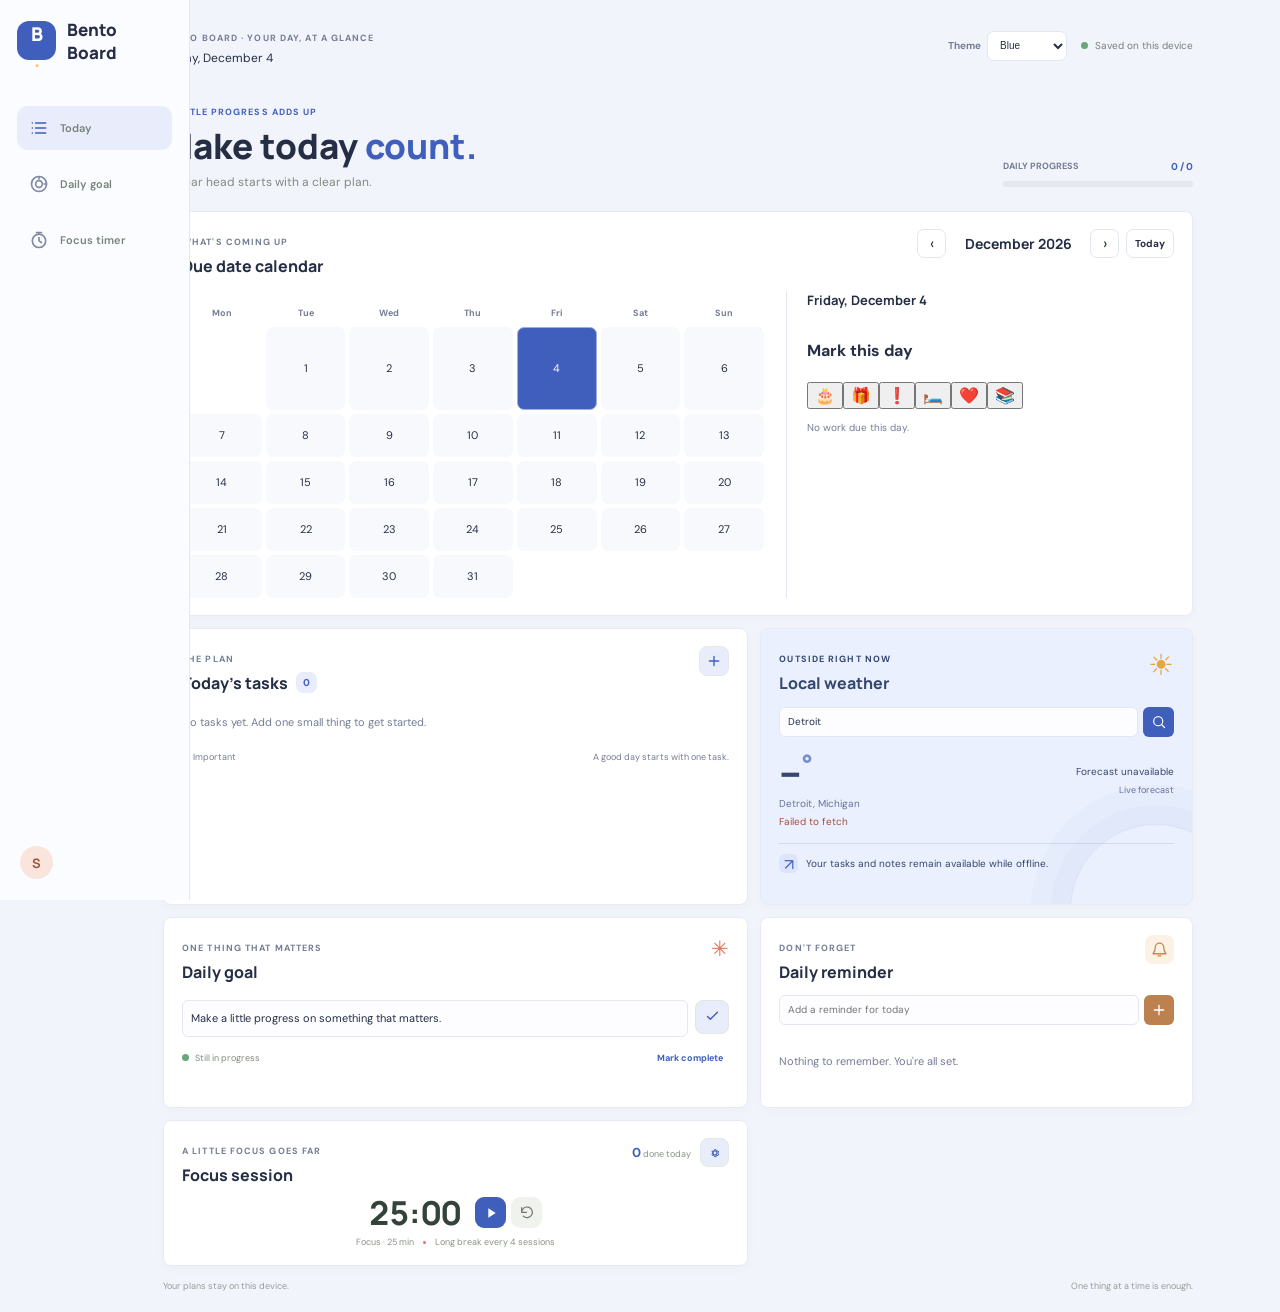
<file: index.html>
<!doctype html>
<html lang="en">
<head>
  <meta charset="utf-8">
  <meta name="viewport" content="width=device-width, initial-scale=1">
  <meta name="theme-color" content="#f2f4fb">
  <title>Bento Board — Your student dashboard</title>
  <link rel="preconnect" href="https://fonts.googleapis.com">
  <link rel="preconnect" href="https://fonts.gstatic.com" crossorigin>
  <link href="https://fonts.googleapis.com/css2?family=DM+Sans:wght@400;500;600;700&family=Manrope:wght@400;500;600;700;800&display=swap" rel="stylesheet">
  <style>
    :root{--paper:#f2f4fb;--ink:#252e45;--muted:#737d94;--green:#405fbd;--line:#e3e7f0;--leaf:#e9edfb;--coral:#e47158;--sun:#f2bd55;--blue:#e4edfc;--white:#fff;--font:"DM Sans","Segoe UI",sans-serif;--display:"Manrope","Segoe UI",sans-serif}
    *{box-sizing:border-box}html{min-width:320px;scroll-behavior:smooth}body{margin:0;background:var(--paper);color:var(--ink);font-family:var(--font);-webkit-font-smoothing:antialiased}button,input{font:inherit}button:focus-visible,input:focus-visible{outline:3px solid #88b29a;outline-offset:2px}.sr-only{position:absolute;width:1px;height:1px;padding:0;margin:-1px;overflow:hidden;clip:rect(0,0,0,0);white-space:nowrap;border:0}
    .sidebar{position:fixed;inset:0 auto 0 0;z-index:2;display:flex;width:76px;flex-direction:column;align-items:center;border-right:1px solid var(--line);background:#fbfcff;padding:21px 10px}.logo{display:grid;width:39px;height:39px;place-items:center;border-radius:12px;background:var(--green);color:#fff;text-decoration:none;font:800 19px var(--display)}.logo span{color:#f1c66d}.nav{display:grid;gap:12px;margin-top:46px}.nav a{display:grid;width:44px;height:44px;place-items:center;border-radius:11px;color:#818ba2;text-decoration:none}.nav a:hover,.nav a.active{background:var(--leaf);color:var(--green)}.nav svg{width:20px;height:20px}.avatar{display:grid;width:33px;height:33px;place-items:center;margin-top:auto;border-radius:50%;background:#f9e5dc;color:#a4513c;font:700 13px var(--display)}
    main{width:min(1030px,calc(100% - 130px));margin:0 auto 0 calc(76px + (100% - 76px - min(1030px,100% - 130px))/2);padding:25px 0 20px}.topline{display:flex;align-items:center;justify-content:space-between}.kicker{color:var(--muted);font-size:9px;font-weight:700;letter-spacing:1.1px}.date{margin:4px 0 0;color:#59655b;font-size:12px}.saved{display:flex;align-items:center;gap:7px;color:#758078;font-size:10px}.saved i{width:7px;height:7px;border-radius:50%;background:#67a77a}.hero{display:flex;align-items:flex-end;justify-content:space-between;gap:20px;margin:33px 0 21px}.hero .kicker{color:var(--green)}h1{margin:7px 0 0;font:800 35px/1.13 var(--display)}h1 span{color:var(--green)}.subhead{margin:7px 0 0;color:#818980;font-size:12px}.progress{width:190px;padding-bottom:3px}.progress-line{display:flex;justify-content:space-between;margin-bottom:8px;color:var(--muted);font-size:9px;font-weight:700}.progress-line strong{color:var(--green);font-size:10px}.track{height:6px;overflow:hidden;border-radius:9px;background:#e5eae2}.track span{display:block;width:0;height:100%;border-radius:inherit;background:var(--green);transition:width .2s}
    .grid{display:grid;grid-template-columns:minmax(0,1.15fr) minmax(270px,.85fr);gap:12px;align-items:stretch}.panel{min-width:0;border:1px solid #e7eae3;border-radius:8px;background:var(--white);padding:17px 18px;box-shadow:0 3px 12px #27372906;animation:rise .35s both}.panel:nth-child(2){animation-delay:35ms}.panel:nth-child(3){animation-delay:65ms}.panel:nth-child(4){animation-delay:95ms}.panel:nth-child(5){animation-delay:125ms}.panel:nth-child(6){animation-delay:155ms}@keyframes rise{from{opacity:0;transform:translateY(6px)}to{opacity:1;transform:translateY(0)}}.heading{display:flex;align-items:flex-start;justify-content:space-between;gap:9px}.heading h2,.recommend h2{display:flex;align-items:center;gap:8px;margin:5px 0 0;font:750 16px var(--display)}.count{display:grid;min-width:21px;height:21px;place-items:center;padding:0 5px;border-radius:7px;background:var(--leaf);color:var(--green);font:700 10px var(--font)}.icon-button{display:grid;width:30px;height:30px;place-items:center;border:1px solid #e2eae2;border-radius:8px;background:var(--leaf);color:var(--green);cursor:pointer}.icon-button svg{width:16px;height:16px}.tasks,.weather{min-height:277px}.form-row{display:grid;grid-template-columns:minmax(80px,1fr) 87px 91px auto auto;gap:5px;margin-top:12px}.form-row[hidden]{display:none}.form-row input,.form-row select,.weather-form input,.goal-form input,.reminder-form input{min-width:0;height:33px;border:1px solid var(--line);border-radius:6px;background:#fdfefb;padding:0 8px;color:var(--ink);font-size:10px}.form-row select{padding:0 4px}.submit,.cancel{height:32px;border:0;border-radius:6px;padding:0 9px;font-size:10px;font-weight:700;cursor:pointer}.submit{background:var(--green);color:white}.cancel{background:transparent;color:var(--muted)}.task-list{margin-top:10px}.task{display:flex;min-height:43px;align-items:center;gap:9px;border-bottom:1px solid #eff1ec}.check{display:grid;width:18px;height:18px;flex:0 0 18px;place-items:center;border:1.5px solid #ccd4ca;border-radius:5px;background:white;color:white;cursor:pointer}.check svg{display:none;width:12px;height:12px}.task.done .check{border-color:var(--green);background:var(--green)}.task.done .check svg{display:block}.task-title{overflow:hidden;flex:1;color:#424b43;font-size:11px;font-weight:600;text-overflow:ellipsis;white-space:nowrap}.task.done .task-title{color:#9ba29a;text-decoration:line-through}.task-meta{display:flex;align-items:center;gap:5px;color:#929b92;font-size:9px;white-space:nowrap}.important .task-meta{color:#bc705b}.dot{width:6px;height:6px;border-radius:50%;background:var(--coral)}.remove{display:grid;width:23px;height:23px;flex:0 0 23px;place-items:center;border:0;border-radius:6px;background:transparent;color:#929a92;opacity:0;cursor:pointer}.task:hover .remove,.remove:focus-visible{opacity:1}.remove:hover{background:#fbefeb;color:var(--coral)}.remove svg{width:14px;height:14px}.empty{margin:20px 0;color:#858e84;font-size:11px;line-height:1.6}.task-footer{display:flex;justify-content:space-between;gap:8px;margin-top:12px;color:#8c958c;font-size:9px}.task-footer span:first-child{display:flex;align-items:center;gap:5px;white-space:nowrap}
    .weather{position:relative;overflow:hidden;background:#eaf0fd}.weather:after{position:absolute;right:-50px;bottom:-92px;width:170px;height:170px;border:1px solid #506dc01c;border-radius:50%;box-shadow:0 0 0 19px #506dc009,0 0 0 39px #506dc008;content:"";pointer-events:none}.weather .kicker{color:#687ba9}.weather h2{color:#35476e}.weather-symbol{color:#e5a73f;font-size:29px}.weather-form{display:flex;gap:5px;margin-top:13px}.weather-form input{height:30px;flex:1;background:#ffffffba}.weather-form button,.reminder-form button{display:grid;width:31px;height:30px;place-items:center;border:0;border-radius:6px;background:var(--green);color:white;cursor:pointer}.weather-form button svg{width:16px;height:16px}.reading{display:flex;align-items:center;justify-content:space-between;gap:10px;margin-top:14px}.temperature{color:#2f3e67;font:750 42px/1 var(--display);font-variant-numeric:tabular-nums}.temperature span{color:#788dcc;font-size:24px;vertical-align:top}.place{display:block;margin-top:4px;color:#64739a;font-size:10px}.conditions{display:flex;flex-direction:column;gap:6px;color:#4d608e;font-size:10px;text-align:right}.units{color:#7b89ad;font-size:9px}.advice{position:relative;z-index:1;display:flex;align-items:flex-start;gap:8px;margin-top:15px;border-top:1px solid #a6b2d55e;padding-top:10px}.advice-mark{display:grid;width:19px;height:19px;flex:0 0 19px;place-items:center;border-radius:6px;background:#dce5fb;color:var(--green)}.advice p{margin:2px 0 0;color:#5b6b94;font-size:10px;line-height:1.5}.error{margin:5px 0 0;color:#a94e41;font-size:10px}
    .goal,.reminders{min-height:165px}.goal-symbol{color:var(--coral);font-size:21px}.goal-form{display:flex;gap:7px;margin-top:17px}.goal-form input{height:37px;flex:1;background:#fdfcf9;font-size:11px}.goal-form button{display:grid;width:34px;height:34px;flex:0 0 34px;place-items:center;border:1px solid #dfe9df;border-radius:8px;background:var(--leaf);color:var(--green);cursor:pointer}.goal-form svg{width:17px;height:17px}.goal-footer{display:flex;align-items:center;justify-content:space-between;gap:7px;margin-top:14px}.goal-status{display:flex;align-items:center;gap:6px;color:#808980;font-size:9px}.goal-status .dot{width:7px;height:7px;background:#67a77a}.goal-status.complete{color:var(--green)}.goal-status.complete .dot{background:var(--green)}.goal-toggle{border:0;background:transparent;color:var(--green);font-size:9px;font-weight:700;cursor:pointer}.goal-toggle:hover{text-decoration:underline}.bell{display:grid;width:29px;height:29px;place-items:center;border-radius:8px;background:#fcf1e5;color:#c88a42}.bell svg{width:17px;height:17px}.reminder-form{display:flex;gap:5px;margin-top:12px}.reminder-form input{height:30px;flex:1;background:#fdfcf9}.reminder-form button{width:30px;height:30px;flex:0 0 30px;background:#bd8150}.reminder-form button svg{width:16px;height:16px}.reminder-list{display:flex;max-height:63px;flex-direction:column;gap:6px;overflow-y:auto;margin:8px 0 0;padding:0;list-style:none}.reminder-item{display:flex;align-items:center;gap:6px;color:#51584f;font-size:10px}.reminder-item input{width:14px;height:14px;flex:0 0 14px;accent-color:var(--green);cursor:pointer}.reminder-item span{overflow:hidden;flex:1;text-overflow:ellipsis;white-space:nowrap}.reminder-item.checked span{color:#9ba39b;text-decoration:line-through}.reminder-remove{border:0;background:transparent;color:#929a92;opacity:0;cursor:pointer}.reminder-item:hover .reminder-remove,.reminder-remove:focus-visible{opacity:1}.recommend{display:flex;min-height:137px;align-items:flex-start;gap:12px;border-color:#f0e7d2;background:#fffbf2}.bulb{display:grid;width:35px;height:35px;flex:0 0 35px;place-items:center;border-radius:10px;background:#f9eac9;color:#ac792a}.bulb svg{width:19px;height:19px}.recommend .kicker{color:#a07b43}.recommend h2{font-size:14px}.recommend p{margin:9px 0 0;color:#716958;font-size:10px;line-height:1.55}.focus{min-height:137px}.focus-stat{color:#899287;font-size:9px}.focus-stat b{color:var(--green);font-size:13px}.timer-row{display:flex;align-items:center;justify-content:center;gap:14px;margin-top:10px}.timer{color:#34433a;font:750 33px/1 var(--display);font-variant-numeric:tabular-nums}.timer-controls{display:flex;gap:5px}.timer-controls button{display:grid;width:31px;height:31px;place-items:center;border:0;border-radius:9px;cursor:pointer}.timer-controls svg{width:16px;height:16px}.timer-start{background:var(--green);color:white}.timer-reset{background:#f0f3ed;color:#6b786e}.timer-caption{display:flex;align-items:center;justify-content:center;gap:9px;margin-top:7px;color:#899287;font-size:9px}.timer-caption i{width:3px;height:3px;border-radius:50%;background:var(--coral)}footer{display:flex;justify-content:space-between;gap:10px;margin-top:14px;color:#969e95;font-size:9px}
    @media(min-width:1200px){.sidebar{width:190px;align-items:stretch;padding-inline:17px}.logo{position:relative}.logo:after{position:absolute;left:50px;color:var(--ink);content:"daybook";font:800 17px var(--display)}.nav a{display:flex;width:100%;gap:11px;padding:0 12px}.nav a:after{color:#77837a;font-size:11px;font-weight:600}.nav a:nth-child(1):after{content:"Today"}.nav a:nth-child(2):after{content:"Daily goal"}.nav a:nth-child(3):after{content:"Focus timer"}.avatar{margin-left:3px}.main-content{width:min(930px,calc(100% - 240px));margin-left:max(215px,calc(190px + (100% - 190px - 930px)/2))}}
    @media(max-width:700px){.sidebar{width:56px;padding-inline:6px}.logo{width:35px;height:35px}.nav a{width:40px;height:42px}.main-content{width:calc(100% - 76px);margin-left:65px;padding-top:17px}.hero{align-items:flex-start;flex-direction:column;margin-top:26px}.hero h1{font-size:30px}.progress{width:min(100%,280px)}.grid{grid-template-columns:minmax(0,1fr);gap:10px}.panel{padding:15px}.form-row{grid-template-columns:minmax(70px,1fr) 80px}.form-row select{grid-column:1}.form-row .submit{grid-column:2;grid-row:2}.form-row .cancel{grid-column:1/-1;grid-row:3;justify-self:center;height:26px}.tasks,.weather{min-height:0}.goal,.reminders{min-height:150px}.saved{font-size:9px}}
    @media(prefers-reduced-motion:reduce){*,*:before,*:after{scroll-behavior:auto!important;animation-duration:.01ms!important;transition-duration:.01ms!important}}
    .recommend-panel{display:flex;min-height:137px;align-items:flex-start;gap:12px;border-color:#f0e7d2;background:#fffbf2}.recommend-copy{min-width:0}.recommend-copy .kicker{color:#a07b43}.recommend-copy h2{font-size:14px}.recommend-copy p{margin:9px 0 0;color:#716958;font-size:10px;line-height:1.55}
    @media(min-width:1200px){.logo:after{content:"Bento Board"}}
    .focus{position:relative}.focus-head-tools{display:flex;align-items:center;gap:9px}.settings-popover{position:relative;z-index:3}.settings-popover summary{display:grid;width:29px;height:29px;place-items:center;border:1px solid #e2eae2;border-radius:8px;background:var(--leaf);color:var(--green);cursor:pointer;list-style:none}.settings-popover summary::-webkit-details-marker{display:none}.settings-popover summary svg{width:16px;height:16px}.timer-settings-form{position:absolute;top:35px;right:0;display:grid;width:220px;grid-template-columns:1fr 64px;gap:9px;border:1px solid var(--line);border-radius:8px;background:#fff;padding:12px;box-shadow:0 8px 24px #252e4521}.timer-settings-form label{display:grid;gap:5px;color:#66728c;font-size:9px;font-weight:650}.timer-settings-form label.wide,.timer-settings-form .submit{grid-column:1/-1}.timer-settings-form input{width:100%;height:31px;border:1px solid var(--line);border-radius:6px;background:#fbfcff;padding:0 7px;color:var(--ink);font-size:11px}.timer-settings-form .submit{height:30px}
    .recommend-panel[hidden]{display:none}
    .calendar-panel{grid-column:1/-1}.calendar-layout{display:grid;grid-template-columns:minmax(0,1.2fr) minmax(220px,.8fr);gap:22px;margin-top:14px}.calendar-toolbar{display:flex;align-items:center;gap:7px}.calendar-toolbar strong{min-width:130px;text-align:center;font:700 14px var(--display)}.calendar-toolbar button{display:grid;width:29px;height:29px;place-items:center;border:1px solid var(--line);border-radius:7px;background:#fff;color:var(--ink);cursor:pointer}.calendar-toolbar .calendar-today{width:auto;padding:0 8px;font-size:10px;font-weight:700}.calendar-grid{display:grid;grid-template-columns:repeat(7,minmax(0,1fr));gap:4px;margin-top:12px}.calendar-weekday{padding:4px 0;color:var(--muted);font-size:9px;font-weight:700;text-align:center}.calendar-day{position:relative;display:flex;min-height:43px;align-items:center;justify-content:center;border:1px solid transparent;border-radius:7px;background:#f8f9fc;color:var(--ink);font-size:11px;cursor:pointer}.calendar-day:hover{border-color:#bbc6e7}.calendar-day.is-today{border-color:#9daee1}.calendar-day.is-selected{background:var(--green);color:#fff}.calendar-day.has-due:after{position:absolute;bottom:5px;width:5px;height:5px;border-radius:50%;background:var(--coral);content:""}.calendar-day.is-selected.has-due:after{background:#fff}.calendar-day.empty{visibility:hidden}.calendar-agenda{border-left:1px solid var(--line);padding-left:20px}.calendar-agenda h3{margin:0;font:700 13px var(--display)}.calendar-agenda-list{display:grid;gap:8px;margin-top:10px}.calendar-agenda-task{display:grid;grid-template-columns:16px minmax(0,1fr);gap:8px;align-items:start;font-size:11px}.calendar-agenda-task input{width:14px;height:14px;margin:1px 0 0;accent-color:var(--green);cursor:pointer}.calendar-agenda-task span{overflow-wrap:anywhere}.calendar-agenda-task small{display:block;margin-top:3px;color:var(--muted);font-size:9px}.calendar-empty{margin:11px 0 0;color:var(--muted);font-size:10px;line-height:1.5}.form-row{grid-template-columns:minmax(80px,1fr) 83px 112px 91px auto auto}
    @media(max-width:700px){.calendar-layout{grid-template-columns:1fr;gap:15px}.calendar-agenda{border-top:1px solid var(--line);border-left:0;padding:13px 0 0}.calendar-day{min-height:38px}.calendar-panel>.heading{flex-direction:column;align-items:stretch}.calendar-toolbar{width:100%;justify-content:space-between}.calendar-toolbar strong{min-width:0;flex:1;font-size:12px}.form-row{grid-template-columns:minmax(70px,1fr) 80px}.form-row #task-date{grid-column:1/-1;grid-row:2}.form-row select{grid-column:1;grid-row:3}.form-row .submit{grid-column:2;grid-row:3}.form-row .cancel{grid-column:1/-1;grid-row:4}}
    .topline-actions{display:flex;align-items:center;gap:14px}.theme-picker{display:flex;align-items:center;gap:6px;color:var(--muted);font-size:10px;font-weight:700}.theme-picker select{height:30px;border:1px solid var(--line);border-radius:7px;background:var(--white);padding:0 8px;color:var(--ink);font-size:10px;cursor:pointer}
    body[data-theme="blue"]{--paper:#f2f4fb;--ink:#252e45;--muted:#737d94;--green:#405fbd;--line:#e3e7f0;--leaf:#e9edfb;--coral:#e47158;--sun:#f2bd55;--blue:#e4edfc;--white:#fff;--sidebar:#fbfcff;--panel-border:#e7eaf3;--field:#fdfdff;--weather:#eaf0fd;--weather-ink:#35476e;--weather-muted:#64739a;--weather-soft:#dce5fb;--calendar-day:#f8f9fc;--callout:#fffbf2;--callout-border:#f0e7d2}
    body[data-theme="sage"]{--paper:#f2f7ef;--ink:#28392e;--muted:#718071;--green:#46745b;--line:#dfe9db;--leaf:#e5f0e2;--coral:#d5795d;--sun:#e8bd61;--blue:#e9f0e7;--white:#fff;--sidebar:#f9fcf7;--panel-border:#e1eadd;--field:#fcfefb;--weather:#e9f2e6;--weather-ink:#385845;--weather-muted:#637d68;--weather-soft:#dcebd8;--calendar-day:#f6faf4;--callout:#fbf7eb;--callout-border:#eee2c9}
    body[data-theme="lavender"]{--paper:#f5f1fa;--ink:#332d43;--muted:#827894;--green:#7655a6;--line:#e8e0f0;--leaf:#eee7f6;--coral:#cf6c78;--sun:#edbd69;--blue:#eee9f8;--white:#fff;--sidebar:#fcfaff;--panel-border:#e9e2f0;--field:#fefcff;--weather:#efe9f8;--weather-ink:#4e3f69;--weather-muted:#77668e;--weather-soft:#e5daf2;--calendar-day:#faf8fc;--callout:#fbf5ee;--callout-border:#f0e5d8}
    body[data-theme="sunset"]{--paper:#fbf3ec;--ink:#44322a;--muted:#8b7669;--green:#b46743;--line:#efdfd2;--leaf:#f7e8dc;--coral:#c85e53;--sun:#e9b34e;--blue:#f8e9dd;--white:#fff;--sidebar:#fffaf6;--panel-border:#f0e2d8;--field:#fffdfa;--weather:#f8e9dc;--weather-ink:#684734;--weather-muted:#8b6a51;--weather-soft:#f1dcc8;--calendar-day:#fdf8f3;--callout:#fbf4e8;--callout-border:#efdfc5}
    body[data-theme] .sidebar{background:var(--sidebar)}
    body[data-theme] .panel{border-color:var(--panel-border)}
    body[data-theme] .form-row input,body[data-theme] .form-row select,body[data-theme] .weather-form input,body[data-theme] .goal-form input,body[data-theme] .reminder-form input,body[data-theme] .timer-settings-form input{background:var(--field);color:var(--ink)}
    body[data-theme] .date,body[data-theme] .task-title{color:var(--ink)}
    body[data-theme] .task.done .task-title,body[data-theme] .task-meta,body[data-theme] .task-footer,body[data-theme] .empty{color:var(--muted)}
    body[data-theme] .track{background:var(--line)}
    body[data-theme] .weather{background:var(--weather)}
    body[data-theme] .weather .kicker,body[data-theme] .weather h2,body[data-theme] .temperature,body[data-theme] .place,body[data-theme] .conditions,body[data-theme] .advice p{color:var(--weather-ink)}
    body[data-theme] .place,body[data-theme] .units{color:var(--weather-muted)}
    body[data-theme] .advice-mark{background:var(--weather-soft)}
    body[data-theme] .calendar-toolbar button{background:var(--white);color:var(--ink)}
    body[data-theme] .calendar-day{background:var(--calendar-day)}
    body[data-theme] .calendar-day.is-selected{background:var(--green);color:#fff}
    body[data-theme] .recommend-panel{border-color:var(--callout-border);background:var(--callout)}
    body[data-theme] .timer-settings-form{background:var(--white)}
    @media(max-width:700px){.topline{flex-wrap:wrap;gap:8px}.topline-actions{gap:8px}.theme-picker span{position:absolute;width:1px;height:1px;overflow:hidden;clip:rect(0,0,0,0)}}
  </style>
    </style>
    <style>
      .game-reward[hidden],.game-play-area[hidden]{display:none}.game-reward{margin-top:12px;border-color:#e2e7f0;background:#fff}.game-reward .heading{align-items:center}.game-reward h2{margin-top:4px}.game-reward-copy{margin:6px 0 0;color:var(--muted);font-size:10px;line-height:1.5}.game-reward-count{color:var(--green);font-size:10px;font-weight:700}.game-reward-start,.game-close{min-height:32px;border:0;border-radius:6px;padding:0 11px;font-size:10px;font-weight:700;cursor:pointer}.game-reward-start{margin-top:12px;background:var(--green);color:white}.game-close{background:#f0f3f8;color:#59647a}.game-play-area{margin-top:14px}.game-hud{display:grid;grid-template-columns:repeat(4,minmax(0,1fr));gap:7px;margin-bottom:9px}.game-stat{border:1px solid var(--line);border-radius:6px;padding:7px 9px}.game-stat span{display:block;color:var(--muted);font-size:8px;font-weight:700;text-transform:uppercase}.game-stat strong{display:block;margin-top:3px;font:700 15px var(--display);font-variant-numeric:tabular-nums}.game-canvas{display:block;width:100%;height:auto;aspect-ratio:700/360;border:1px solid #dbe2ef;border-radius:7px;background:#101d33;touch-action:none}.game-play-footer{display:flex;align-items:center;justify-content:space-between;gap:10px;margin-top:9px}.game-status{margin:0;color:var(--muted);font-size:9px;line-height:1.4}.game-help{margin:8px 0 0;color:var(--muted);font-size:9px;line-height:1.45}
      @media(max-width:700px){.game-hud{grid-template-columns:repeat(2,minmax(0,1fr))}.game-play-footer{align-items:flex-start}}
    </style>
</head>
<body>
  <aside class="sidebar" aria-label="Dashboard navigation">
    <a class="logo" href="#top" aria-label="Bento Board home">B<span>.</span></a>
    <nav class="nav" aria-label="Sections">
      <a class="active" href="#tasks" aria-label="Today's tasks" title="Today's tasks"><svg viewBox="0 0 24 24" fill="none"><path d="M8 6h12M8 12h12M8 18h12M4 6h.01M4 12h.01M4 18h.01" stroke="currentColor" stroke-width="2" stroke-linecap="round"/></svg></a>
      <a href="#goal" aria-label="Daily goal" title="Daily goal"><svg viewBox="0 0 24 24" fill="none"><circle cx="12" cy="12" r="9" stroke="currentColor" stroke-width="2"/><circle cx="12" cy="12" r="4" stroke="currentColor" stroke-width="2"/><path d="M12 3v3m9 6h-3" stroke="currentColor" stroke-width="2" stroke-linecap="round"/></svg></a>
      <a href="#focus" aria-label="Focus timer" title="Focus timer"><svg viewBox="0 0 24 24" fill="none"><circle cx="12" cy="13" r="8" stroke="currentColor" stroke-width="2"/><path d="M12 9v4l3 2M9 3h6m-3 0v2" stroke="currentColor" stroke-width="2" stroke-linecap="round" stroke-linejoin="round"/></svg></a>
    </nav>
    <span class="avatar" aria-label="Student dashboard">S</span>
  </aside>

  <main id="top">
    <header class="topline"><div><span class="kicker">BENTO BOARD · YOUR DAY, AT A GLANCE</span><p class="date" id="date"></p></div><div class="topline-actions"><label class="theme-picker" for="theme-select"><span>Theme</span><select id="theme-select" aria-label="Choose a color theme"><option value="blue">Blue</option><option value="sage">Sage</option><option value="lavender">Lavender</option><option value="sunset">Sunset</option></select></label><span class="saved"><i></i>Saved on this device</span></div></header>
    <section class="hero"><div><span class="kicker">A LITTLE PROGRESS ADDS UP</span><h1>Make today <span>count.</span></h1><p class="subhead">A clear head starts with a clear plan.</p></div><div class="progress"><div class="progress-line"><span>DAILY PROGRESS</span><strong id="progress-count">0 / 0</strong></div><div class="track" role="progressbar" aria-label="Today's completed tasks" aria-valuemin="0" aria-valuenow="0" aria-valuemax="0"><span id="progress-fill"></span></div></div></section>

    <section class="grid" aria-label="Your daily dashboard">
      <article class="panel calendar-panel" aria-labelledby="calendar-title"><div class="heading"><div><span class="kicker">WHAT'S COMING UP</span><h2 id="calendar-title">Due date calendar</h2></div><div class="calendar-toolbar"><button id="calendar-prev" type="button" aria-label="Previous month" title="Previous month">‹</button><strong id="calendar-month"></strong><button id="calendar-next" type="button" aria-label="Next month" title="Next month">›</button><button class="calendar-today" id="calendar-today" type="button">Today</button></div></div><div class="calendar-layout"><div class="calendar-grid" id="calendar-grid" role="grid" aria-label="Monthly task calendar"></div><section class="calendar-agenda" aria-live="polite"><h3 id="calendar-agenda-title"></h3><div class="calendar-agenda-list" id="calendar-agenda-list"></div><p class="calendar-empty" id="calendar-empty" hidden>No work due this day.</p></section></div></article>
      <article class="panel tasks" id="tasks"><div class="heading"><div><span class="kicker">THE PLAN</span><h2>Today's tasks <span class="count" id="task-count">0</span></h2></div><button class="icon-button" id="open-task" type="button" aria-label="Add a task" title="Add a task"><svg viewBox="0 0 24 24" fill="none"><path d="M12 5v14M5 12h14" stroke="currentColor" stroke-width="2" stroke-linecap="round"/></svg></button></div>
        <form class="form-row" id="task-form" hidden><label class="sr-only" for="task-input">Task name</label><input id="task-input" maxlength="100" placeholder="What needs doing?" required><label class="sr-only" for="task-time">Due time</label><input id="task-time" type="time" aria-label="Due time"><label class="sr-only" for="task-date">Due date</label><input id="task-date" type="date" aria-label="Due date" required><label class="sr-only" for="task-priority">Priority</label><select id="task-priority" aria-label="Priority"><option value="normal">Normal</option><option value="high">Important</option></select><button class="submit" type="submit">Add</button><button class="cancel" id="close-task" type="button">Cancel</button></form>
        <div class="task-list" id="task-list" aria-live="polite"></div><p class="empty" id="task-empty" hidden>No tasks yet. Add one small thing to get started.</p><div class="task-footer"><span><i class="dot"></i>Important</span><span id="task-note">A good day starts with one task.</span></div>
      </article>

      <article class="panel weather" aria-labelledby="weather-title"><div class="heading"><div><span class="kicker">OUTSIDE RIGHT NOW</span><h2 id="weather-title">Local weather</h2></div><span class="weather-symbol" id="weather-symbol" aria-hidden="true">☀</span></div><form class="weather-form" id="weather-form"><label class="sr-only" for="location-input">Choose a city for the weather</label><input id="location-input" type="search" maxlength="80" placeholder="Enter a city" autocomplete="off" required><button type="submit" aria-label="Get weather for this city" title="Get weather"><svg viewBox="0 0 24 24" fill="none"><circle cx="10.8" cy="10.8" r="6.8" stroke="currentColor" stroke-width="1.8"/><path d="m16 16 4.3 4.3" stroke="currentColor" stroke-width="1.8" stroke-linecap="round"/></svg></button></form><div class="reading"><div><span class="temperature" id="temperature">--<span>°</span></span><span class="place" id="weather-place">Detroit, Michigan</span></div><div class="conditions"><span id="weather-description">Today's temperature</span><span class="units" id="weather-units">Live forecast</span></div></div><p class="error" id="weather-error" role="status" hidden></p><div class="advice"><span class="advice-mark" aria-hidden="true">↗</span><p id="weather-advice">Getting today's forecast...</p></div></article>

      <article class="panel goal" id="goal"><div class="heading"><div><span class="kicker">ONE THING THAT MATTERS</span><h2>Daily goal</h2></div><span class="goal-symbol" aria-hidden="true">✳</span></div><form class="goal-form" id="goal-form"><label class="sr-only" for="goal-input">Today's goal</label><input id="goal-input" maxlength="140" placeholder="What would make today feel good?" required><button type="submit" aria-label="Save daily goal" title="Save goal"><svg viewBox="0 0 24 24" fill="none"><path d="m5 12 4 4L19 6" stroke="currentColor" stroke-width="2" stroke-linecap="round" stroke-linejoin="round"/></svg></button></form><div class="goal-footer"><span class="goal-status" id="goal-status"><i class="dot"></i><span>Still in progress</span></span><button class="goal-toggle" id="goal-toggle" type="button">Mark complete</button></div></article>

      <article class="panel reminders"><div class="heading"><div><span class="kicker">DON'T FORGET</span><h2>Daily reminder</h2></div><span class="bell" aria-hidden="true"><svg viewBox="0 0 24 24" fill="none"><path d="M18 9a6 6 0 0 0-12 0c0 7-3 7-3 9h18c0-2-3-2-3-9ZM10 21h4" stroke="currentColor" stroke-width="1.8" stroke-linecap="round" stroke-linejoin="round"/></svg></span></div><form class="reminder-form" id="reminder-form"><label class="sr-only" for="reminder-input">Add a reminder</label><input id="reminder-input" maxlength="120" placeholder="Add a reminder for today"><button type="submit" aria-label="Add reminder"><svg viewBox="0 0 24 24" fill="none"><path d="M12 5v14M5 12h14" stroke="currentColor" stroke-width="2" stroke-linecap="round"/></svg></button></form><ul class="reminder-list" id="reminder-list" aria-live="polite"></ul><p class="empty" id="reminder-empty" hidden>Nothing to remember. You're all set.</p></article>

      <article class="panel recommend-panel" id="recommendation-panel" hidden><span class="bulb" aria-hidden="true"><svg viewBox="0 0 24 24" fill="none"><path d="M12 3a7 7 0 0 0-4 12.75c.7.5 1 1.2 1 2.25h6c0-1.05.3-1.75 1-2.25A7 7 0 0 0 12 3Zm-2 18h4m-3-3v3m2-3v3" stroke="currentColor" stroke-width="1.7" stroke-linecap="round" stroke-linejoin="round"/></svg></span><div class="recommend-copy"><span class="kicker">A THOUGHT FOR YOU</span><h2>Smart recommendation</h2><p id="recommendation"></p></div></article>

      <article class="panel focus" id="focus"><div class="heading"><div><span class="kicker">A LITTLE FOCUS GOES FAR</span><h2>Focus session</h2></div><div class="focus-head-tools"><span class="focus-stat"><b id="sessions">0</b> done today</span><details class="settings-popover"><summary aria-label="Focus timer settings" title="Focus timer settings"><svg viewBox="0 0 24 24" fill="none" aria-hidden="true"><circle cx="12" cy="12" r="3" stroke="currentColor" stroke-width="1.8"/><path d="m19.4 15 .1.1 1.1.9-1.1 1.9-1.3-.5a7.7 7.7 0 0 1-1.4.8l-.2 1.4h-2.2l-.3-1.4a7.7 7.7 0 0 1-1.4-.8l-1.3.5-1.1-1.9 1.1-.9a7 7 0 0 1 0-1.6l-1.1-.9 1.1-1.9 1.3.5a7.7 7.7 0 0 1 1.4-.8l.3-1.4h2.2l.2 1.4a7.7 7.7 0 0 1 1.4.8l1.3-.5 1.1 1.9-1.1.9a7 7 0 0 1-.1 1.5Z" transform="translate(-3 -2)" stroke="currentColor" stroke-width="1.5" stroke-linejoin="round"/></svg></summary><form class="timer-settings-form" id="timer-settings-form"><label>Focus minutes<input id="focus-minutes" type="number" min="1" max="180" required></label><label>Short break<input id="break-minutes" type="number" min="1" max="60" required></label><label>Long break minutes<input id="long-break-minutes" type="number" min="1" max="90" required></label><label class="wide">Long break every this many focus sessions<input id="long-break-every" type="number" min="2" max="12" required></label><button class="submit" type="submit">Save timer settings</button></form></details></div></div><div class="timer-row"><span class="timer" id="timer" aria-live="off">25:00</span><div class="timer-controls"><button class="timer-start" id="timer-toggle" type="button" aria-label="Start focus timer" title="Start"><svg id="timer-icon" viewBox="0 0 24 24" fill="currentColor"><path d="M8 5v14l11-7z"/></svg></button><button class="timer-reset" id="timer-reset" type="button" aria-label="Reset timer" title="Reset"><svg viewBox="0 0 24 24" fill="none"><path d="M4 11a8 8 0 1 1 2.34 5.66M4 4v7h7" stroke="currentColor" stroke-width="1.8" stroke-linecap="round" stroke-linejoin="round"/></svg></button></div></div><div class="timer-caption"><span id="timer-caption">Focus · 25 min</span><i></i><span id="break-caption">Short break · 5 min</span></div></article>
    </section>
      </section>
      <article class="panel game-reward" id="game-reward" aria-labelledby="game-title" hidden><div class="heading"><div><span class="kicker">EARNED BREAK</span><h2 id="game-title">Sky Catch</h2><p class="game-reward-copy" id="game-reward-copy">Finish a focus session to unlock a short game break.</p></div><span class="game-reward-count" id="game-reward-count"></span></div><button class="game-reward-start" id="game-reward-start" type="button" hidden>Play 45-second round</button><div class="game-play-area" id="game-play-area" hidden><div class="game-hud" aria-live="polite"><div class="game-stat"><span>Score</span><strong id="game-score">0</strong></div><div class="game-stat"><span>Best</span><strong id="game-best">0</strong></div><div class="game-stat"><span>Seconds</span><strong id="game-time">45</strong></div><div class="game-stat"><span>Lives</span><strong id="game-lives">3</strong></div></div><canvas class="game-canvas" id="game-canvas" width="700" height="360" aria-label="Sky Catch game area"></canvas><div class="game-play-footer"><p class="game-status" id="game-status" aria-live="polite">Catch stars and avoid meteors.</p><button class="game-close" id="game-close" type="button">Finish break</button></div><p class="game-help">Use A/D, arrow keys, or move your pointer to catch stars.</p></div></article>
      <footer><span>Your plans stay on this device.</span><span>One thing at a time is enough.</span></footer>
  </main>
  <div id="toast" role="status" aria-live="polite" style="position:fixed;right:18px;bottom:18px;z-index:5;border:1px solid #dce7dc;border-radius:7px;background:white;padding:10px 14px;color:#3f5947;font-size:12px;box-shadow:0 5px 20px #23342612;opacity:0;pointer-events:none;transition:opacity .18s"></div>

  <script src="calendar-icons.js"></script>
  <script>
    "use strict";
    const DB_NAME = "daybook-student-dashboard";
    const API_URL = "https://api.open-meteo.com/v1/forecast?latitude=42.33&longitude=-83.05&current=temperature_2m";
    const DEFAULT_LOCATION = { name: "Detroit", label: "Detroit, Michigan", latitude: 42.33, longitude: -83.05 };
    const TIMER_SETTINGS_KEY = "bento-board-timer-settings";
    const THEME_STORAGE_KEY = "bento-board-theme";
    const THEME_COLORS = { blue: "#f2f4fb", sage: "#f2f7ef", lavender: "#f5f1fa", sunset: "#fbf3ec" };
    const DEFAULT_TIMER_SETTINGS = { focusMinutes: 25, breakMinutes: 5, longBreakMinutes: 15, longBreakEvery: 4 };
    const today = new Date();
    const dateKey = [today.getFullYear(), String(today.getMonth() + 1).padStart(2, "0"), String(today.getDate()).padStart(2, "0")].join("-");
    const $ = (id) => document.getElementById(id);
    let db;
    let dayRecord;
    let tasks = [];
    let calendarTasks = [];
    let selectedCalendarDate = dateKey;
    let calendarMonth = new Date(today.getFullYear(), today.getMonth(), 1);
    let reminders = [];
    let timerSettings = loadTimerSettings();
    let timerMode = "focus";
    let secondsLeft = timerSettings.focusMinutes * 60;
    let ticker = null;
    let toastTimer;
    let selectedLocation = DEFAULT_LOCATION;
    let weatherRequestId = 0;
    let gameRewardOpen = false;

    function transaction(store, mode, action) {
      return new Promise((resolve, reject) => {
        const tx = db.transaction(store, mode);
        const request = action(tx.objectStore(store));
        tx.oncomplete = () => resolve(request?.result);
        tx.onerror = () => reject(tx.error);
        tx.onabort = () => reject(tx.error);
      });
    }
    const get = (store, key) => transaction(store, "readonly", (s) => s.get(key));
    const all = (store) => transaction(store, "readonly", (s) => s.getAll());
    const put = (store, record) => transaction(store, "readwrite", (s) => s.put(record));
    const remove = (store, key) => transaction(store, "readwrite", (s) => s.delete(key));
    function openDatabase() {
      return new Promise((resolve, reject) => {
        const request = indexedDB.open(DB_NAME, 1);
        request.onupgradeneeded = () => {
          const database = request.result;
          database.createObjectStore("tasks", { keyPath: "id" });
          database.createObjectStore("days", { keyPath: "date" });
          database.createObjectStore("reminders", { keyPath: "id" });
        };
        request.onsuccess = () => resolve(request.result);
        request.onerror = () => reject(request.error);
      });
    }
    function showToast(message) {
      const toast = $("toast");
      toast.textContent = message;
      toast.style.opacity = "1";
      clearTimeout(toastTimer);
      toastTimer = setTimeout(() => { toast.style.opacity = "0"; }, 2300);
    }
    function applyTheme(theme, save = false) {
      if (!Object.prototype.hasOwnProperty.call(THEME_COLORS, theme)) theme = "blue";
      document.body.dataset.theme = theme;
      $("theme-select").value = theme;
      document.querySelector('meta[name="theme-color"]').content = THEME_COLORS[theme];
      if (save) {
        try {
          localStorage.setItem(THEME_STORAGE_KEY, theme);
        } catch {
          showToast("Theme changed, but couldn't save it on this device.");
        }
      }
    }
    function loadTimerSettings() {
      try {
        const saved = JSON.parse(localStorage.getItem(TIMER_SETTINGS_KEY));
        const bounded = (value, fallback, min, max) => Number.isInteger(value) && value >= min && value <= max ? value : fallback;
        return {
          focusMinutes: bounded(saved?.focusMinutes, DEFAULT_TIMER_SETTINGS.focusMinutes, 1, 180),
          breakMinutes: bounded(saved?.breakMinutes, DEFAULT_TIMER_SETTINGS.breakMinutes, 1, 60),
          longBreakMinutes: bounded(saved?.longBreakMinutes, DEFAULT_TIMER_SETTINGS.longBreakMinutes, 1, 90),
          longBreakEvery: bounded(saved?.longBreakEvery, DEFAULT_TIMER_SETTINGS.longBreakEvery, 2, 12)
        };
      } catch {
        return { ...DEFAULT_TIMER_SETTINGS };
      }
    }
    function uid() { return crypto.randomUUID ? crypto.randomUUID() : `${Date.now()}-${Math.random().toString(36).slice(2)}`; }
    function toDateKey(date) {
      return [date.getFullYear(), String(date.getMonth() + 1).padStart(2, "0"), String(date.getDate()).padStart(2, "0")].join("-");
    }
    function formatTime(value) {
      if (!value) return "";
      const [hours, minutes] = value.split(":").map(Number);
      return new Date(2000, 0, 1, hours, minutes).toLocaleTimeString([], { hour: "numeric", minute: "2-digit" });
    }
    function renderDate() {
      $("date").textContent = new Intl.DateTimeFormat(undefined, { weekday: "long", month: "long", day: "numeric" }).format(new Date());
    }
    async function loadData() {
      dayRecord = await get("days", dateKey);
      if (!dayRecord) {
        dayRecord = { date: dateKey, goal: "Make a little progress on something that matters.", goalDone: false, sessions: 0, gameRewardsUsed: 0 };
        await put("days", dayRecord);
      }
      if (!Number.isInteger(dayRecord.gameRewardsUsed) || dayRecord.gameRewardsUsed < 0) {
        dayRecord.gameRewardsUsed = dayRecord.sessions || 0;
        await put("days", dayRecord);
      }
      const allTasks = await all("tasks");
      const storedTasks = allTasks.filter((task) => task.date === dateKey);
      const storedReminders = (await all("reminders")).filter((reminder) => reminder.date === dateKey);
      await Promise.all([
        ...storedTasks.filter((task) => task.done).map((task) => remove("tasks", task.id)),
        ...storedReminders.filter((reminder) => reminder.done).map((reminder) => remove("reminders", reminder.id))
      ]);
      calendarTasks = allTasks;
      tasks = storedTasks.filter((task) => !task.done);
      reminders = storedReminders.filter((reminder) => !reminder.done);
      renderAll();
    }
    function renderAll() { renderTasks(); renderCalendar(); renderGoal(); renderReminders(); renderSessions(); renderRecommendation(); renderGameReward(); }
    function renderCalendar() {
      const monthLabel = new Intl.DateTimeFormat(undefined, { month: "long", year: "numeric" }).format(calendarMonth);
      $("calendar-month").textContent = monthLabel;
      const grid = $("calendar-grid");
      grid.replaceChildren();
      for (const weekday of ["Mon", "Tue", "Wed", "Thu", "Fri", "Sat", "Sun"]) {
        const label = document.createElement("span");
        label.className = "calendar-weekday";
        label.setAttribute("role", "columnheader");
        label.textContent = weekday;
        grid.append(label);
      }
      const firstDay = new Date(calendarMonth.getFullYear(), calendarMonth.getMonth(), 1);
      const leadingDays = (firstDay.getDay() + 6) % 7;
      const daysInMonth = new Date(calendarMonth.getFullYear(), calendarMonth.getMonth() + 1, 0).getDate();
      for (let index = 0; index < leadingDays; index += 1) {
        const blank = document.createElement("span");
        blank.className = "calendar-day empty";
        blank.setAttribute("aria-hidden", "true");
        grid.append(blank);
      }
      for (let day = 1; day <= daysInMonth; day += 1) {
        const key = toDateKey(new Date(calendarMonth.getFullYear(), calendarMonth.getMonth(), day));
        const dueTasks = calendarTasks.filter((task) => task.date === key && !task.done);
        const button = document.createElement("button");
        button.type = "button";
        button.className = `calendar-day${key === dateKey ? " is-today" : ""}${key === selectedCalendarDate ? " is-selected" : ""}${dueTasks.length ? " has-due" : ""}`;
        const dayNumber = document.createElement("span");
        dayNumber.className = "calendar-day-number";
        dayNumber.textContent = String(day);
        button.append(dayNumber);
        button.setAttribute("role", "gridcell");
        button.setAttribute("aria-label", `${new Intl.DateTimeFormat(undefined, { month: "long", day: "numeric", year: "numeric" }).format(new Date(calendarMonth.getFullYear(), calendarMonth.getMonth(), day))}${dueTasks.length ? `, ${dueTasks.length} task${dueTasks.length === 1 ? "" : "s"} due` : ", no tasks due"}`);
        button.setAttribute("aria-pressed", String(key === selectedCalendarDate));
        window.CalendarIcons.renderCell(button, key);
        button.addEventListener("click", () => { selectedCalendarDate = key; renderCalendar(); });
        grid.append(button);
      }
      const selectedDate = new Date(`${selectedCalendarDate}T12:00:00`);
      $("calendar-agenda-title").textContent = new Intl.DateTimeFormat(undefined, { weekday: "long", month: "long", day: "numeric" }).format(selectedDate);
      const agenda = $("calendar-agenda-list");
      agenda.replaceChildren();
      const dueTasks = calendarTasks.filter((task) => task.date === selectedCalendarDate && !task.done)
        .sort((a, b) => (a.time || "99:99").localeCompare(b.time || "99:99"));
      for (const task of dueTasks) {
        const row = document.createElement("label");
        row.className = "calendar-agenda-task";
        const check = document.createElement("input");
        check.type = "checkbox";
        check.setAttribute("aria-label", `Complete ${task.title}`);
        check.addEventListener("change", async () => { task.done = check.checked; await put("tasks", task); renderAll(); });
        const copy = document.createElement("span");
        copy.textContent = task.title;
        if (task.time || task.priority === "high") {
          const meta = document.createElement("small");
          meta.textContent = [task.priority === "high" ? "Important" : "", task.time ? formatTime(task.time) : ""].filter(Boolean).join(" · ");
          copy.append(meta);
        }
        row.append(check, copy);
        agenda.append(row);
      }
      $("calendar-empty").hidden = dueTasks.length > 0;
      window.CalendarIcons.renderPicker(selectedCalendarDate);
    }
    function renderTasks() {
      const list = $("task-list");
      list.replaceChildren();
      tasks.sort((a, b) => Number(a.done) - Number(b.done) || (a.time || "99:99").localeCompare(b.time || "99:99"));
      const completed = tasks.filter((task) => task.done).length;
      const remaining = tasks.length - completed;
      for (const task of tasks) {
        const row = document.createElement("div");
        row.className = `task${task.done ? " done" : ""}${task.priority === "high" ? " important" : ""}`;
        const check = document.createElement("button");
        check.type = "button"; check.className = "check";
        check.setAttribute("aria-label", `${task.done ? "Reopen" : "Complete"}: ${task.title}`);
        check.setAttribute("aria-pressed", String(task.done));
        check.innerHTML = '<svg viewBox="0 0 16 16" fill="none" aria-hidden="true"><path d="m3 8 3.2 3.2L13 4.5" stroke="currentColor" stroke-width="2" stroke-linecap="round" stroke-linejoin="round"/></svg>';
        check.addEventListener("click", async () => { task.done = !task.done; await put("tasks", task); renderAll(); });
        const title = document.createElement("span"); title.className = "task-title"; title.textContent = task.title;
        const meta = document.createElement("span"); meta.className = "task-meta";
        if (task.priority === "high") { const dot = document.createElement("i"); dot.className = "dot"; meta.append(dot, document.createTextNode("Important")); }
        if (task.time) meta.append(document.createTextNode(formatTime(task.time)));
        const del = document.createElement("button"); del.type = "button"; del.className = "remove"; del.title = "Delete task"; del.setAttribute("aria-label", `Delete ${task.title}`);
        del.innerHTML = '<svg viewBox="0 0 24 24" fill="none" aria-hidden="true"><path d="M4 7h16M10 11v6m4-6v6M6 7l1 13h10l1-13M9 7V4h6v3" stroke="currentColor" stroke-width="1.6" stroke-linecap="round" stroke-linejoin="round"/></svg>';
        del.addEventListener("click", async () => { await remove("tasks", task.id); tasks = tasks.filter((item) => item.id !== task.id); calendarTasks = calendarTasks.filter((item) => item.id !== task.id); renderAll(); showToast("Task removed."); });
        row.append(check, title, meta, del); list.append(row);
      }
      $("task-empty").hidden = tasks.length > 0;
      $("task-count").textContent = String(remaining);
      $("progress-count").textContent = `${completed} / ${tasks.length}`;
      const progress = $("progress-fill");
      progress.style.width = tasks.length ? `${completed / tasks.length * 100}%` : "0%";
      const bar = progress.parentElement; bar.setAttribute("aria-valuenow", String(completed)); bar.setAttribute("aria-valuemax", String(tasks.length));
      $("task-note").textContent = tasks.length && !remaining ? "You did it. Take a well-earned break." : remaining ? `${remaining} left. Start wherever feels easiest.` : "A good day starts with one task.";
    }
    function renderGoal() {
      $("goal-input").value = dayRecord.goal;
      $("goal-status").classList.toggle("complete", dayRecord.goalDone);
      $("goal-status").querySelector("span").textContent = dayRecord.goalDone ? "That's a win for today" : "Still in progress";
      $("goal-toggle").textContent = dayRecord.goalDone ? "Mark in progress" : "Mark complete";
      $("goal-toggle").setAttribute("aria-pressed", String(dayRecord.goalDone));
    }
    function renderReminders() {
      const list = $("reminder-list"); list.replaceChildren();
      for (const reminder of reminders) {
        const row = document.createElement("li"); row.className = `reminder-item${reminder.done ? " checked" : ""}`;
        const check = document.createElement("input"); check.type = "checkbox"; check.checked = reminder.done; check.setAttribute("aria-label", `Complete reminder: ${reminder.text}`);
        check.addEventListener("change", async () => { reminder.done = check.checked; await put("reminders", reminder); renderReminders(); });
        const text = document.createElement("span"); text.textContent = reminder.text;
        const del = document.createElement("button"); del.type = "button"; del.className = "reminder-remove"; del.textContent = "×"; del.setAttribute("aria-label", `Remove reminder: ${reminder.text}`);
        del.addEventListener("click", async () => { await remove("reminders", reminder.id); reminders = reminders.filter((item) => item.id !== reminder.id); renderReminders(); });
        row.append(check, text, del); list.append(row);
      }
      $("reminder-empty").hidden = reminders.length > 0;
    }
    function renderSessions() { $("sessions").textContent = String(dayRecord.sessions || 0); }
    function renderGameReward() {
      const available = Math.max(0, (dayRecord?.sessions || 0) - (dayRecord?.gameRewardsUsed || 0));
      $("game-reward").hidden = available === 0 && !gameRewardOpen;
      $("game-reward-count").textContent = gameRewardOpen ? "Round in progress" : available ? `${available} round${available === 1 ? "" : "s"} ready` : "";
      $("game-reward-copy").textContent = gameRewardOpen ? "A short reset, earned with your focus." : "Your focus session earned you a short game break.";
      $("game-reward-start").hidden = gameRewardOpen || available === 0;
      $("game-play-area").hidden = !gameRewardOpen;
    }
    const rewardCanvas = $("game-canvas");
    const rewardContext = rewardCanvas.getContext("2d");
    const rewardPlayer = { x: 295, y: 326, width: 110, height: 14, speed: 390, left: false, right: false };
    const rewardGame = { running: false, score: 0, best: 0, time: 45, lives: 3, spawn: 0, items: [], last: 0 };
    try { rewardGame.best = Number(localStorage.getItem("sky-catch-best")) || 0; } catch { /* Keep the best score in memory if storage is unavailable. */ }
    function renderRewardHud() {
      $("game-score").textContent = String(rewardGame.score);
      $("game-best").textContent = String(rewardGame.best);
      $("game-time").textContent = String(Math.ceil(rewardGame.time));
      $("game-lives").textContent = String(rewardGame.lives);
    }
    function drawRewardGame() {
      const ctx = rewardContext;
      const width = rewardCanvas.width;
      const height = rewardCanvas.height;
      const sky = ctx.createLinearGradient(0, 0, 0, height);
      sky.addColorStop(0, "#172a47");
      sky.addColorStop(1, "#101827");
      ctx.fillStyle = sky;
      ctx.fillRect(0, 0, width, height);
      for (let index = 0; index < 52; index += 1) {
        ctx.fillStyle = "rgba(255,255,255,0.58)";
        ctx.fillRect((index * 53) % width, (index * 71) % height, 2, 2);
      }
      for (const item of rewardGame.items) {
        ctx.beginPath();
        ctx.fillStyle = item.meteor ? "#e47158" : "#f2bd55";
        if (item.meteor) {
          ctx.moveTo(item.x, item.y - item.radius);
          ctx.lineTo(item.x + item.radius * 0.8, item.y);
          ctx.lineTo(item.x, item.y + item.radius);
          ctx.lineTo(item.x - item.radius * 0.8, item.y);
          ctx.closePath();
        } else ctx.arc(item.x, item.y, item.radius, 0, Math.PI * 2);
        ctx.fill();
      }
      ctx.fillStyle = "#b8c8f0";
      ctx.fillRect(rewardPlayer.x, rewardPlayer.y, rewardPlayer.width, rewardPlayer.height);
      ctx.fillStyle = "#e5ebff";
      ctx.beginPath();
      ctx.moveTo(rewardPlayer.x + 19, rewardPlayer.y);
      ctx.lineTo(rewardPlayer.x + rewardPlayer.width / 2, rewardPlayer.y - 13);
      ctx.lineTo(rewardPlayer.x + rewardPlayer.width - 19, rewardPlayer.y);
      ctx.fill();
      if (!rewardGame.running) {
        ctx.fillStyle = "rgba(10,18,32,0.52)";
        ctx.fillRect(0, 0, width, height);
        ctx.fillStyle = "#fff";
        ctx.textAlign = "center";
        ctx.font = "700 26px Manrope, sans-serif";
        ctx.fillText("Break complete", width / 2, height / 2 - 6);
        ctx.fillStyle = "#d2daf0";
        ctx.font = "500 15px 'DM Sans', sans-serif";
        ctx.fillText(`Stars caught: ${rewardGame.score}`, width / 2, height / 2 + 21);
      }
    }
    function finishRewardRound(message) {
      rewardGame.running = false;
      rewardGame.best = Math.max(rewardGame.best, rewardGame.score);
      try { localStorage.setItem("sky-catch-best", String(rewardGame.best)); } catch { /* Best score remains available for this visit. */ }
      renderRewardHud();
      $("game-status").textContent = message;
      drawRewardGame();
    }
    function rewardGameFrame(timestamp) {
      if (!rewardGame.running) return;
      const delta = Math.min((timestamp - (rewardGame.last || timestamp)) / 1000, 0.04);
      rewardGame.last = timestamp;
      rewardGame.time -= delta;
      const direction = (rewardPlayer.right ? 1 : 0) - (rewardPlayer.left ? 1 : 0);
      rewardPlayer.x = Math.max(0, Math.min(rewardCanvas.width - rewardPlayer.width, rewardPlayer.x + direction * rewardPlayer.speed * delta));
      rewardGame.spawn -= delta;
      if (rewardGame.spawn <= 0) {
        const meteor = Math.random() < 0.3;
        rewardGame.items.push({ x: 18 + Math.random() * (rewardCanvas.width - 36), y: -16, radius: meteor ? 13 : 11, speed: meteor ? 185 : 165, drift: (Math.random() - 0.5) * 90, meteor });
        rewardGame.spawn = Math.max(0.38, 0.9 - rewardGame.score / 300);
      }
      rewardGame.items = rewardGame.items.filter((item) => {
        item.y += item.speed * delta;
        item.x += item.drift * delta;
        const hit = item.x + item.radius >= rewardPlayer.x && item.x - item.radius <= rewardPlayer.x + rewardPlayer.width && item.y + item.radius >= rewardPlayer.y && item.y - item.radius <= rewardPlayer.y + rewardPlayer.height;
        if (hit && item.meteor) rewardGame.lives -= 1;
        else if (hit) rewardGame.score += 10;
        return !hit && item.y < rewardCanvas.height + item.radius;
      });
      renderRewardHud();
      if (rewardGame.lives <= 0 || rewardGame.time <= 0) {
        rewardGame.time = Math.max(0, rewardGame.time);
        finishRewardRound("Break complete. Nice work!");
        return;
      }
      drawRewardGame();
      requestAnimationFrame(rewardGameFrame);
    }
    function startRewardRound() {
      rewardGame.running = true;
      rewardGame.score = 0;
      rewardGame.time = 45;
      rewardGame.lives = 3;
      rewardGame.spawn = 0;
      rewardGame.items = [];
      rewardGame.last = 0;
      rewardPlayer.x = (rewardCanvas.width - rewardPlayer.width) / 2;
      $("game-status").textContent = "Catch stars and avoid meteors.";
      renderRewardHud();
      requestAnimationFrame(rewardGameFrame);
    }
    function renderRecommendation() {
      const remaining = tasks.filter((task) => !task.done);
      const panel = $("recommendation-panel");
      if (!remaining.length) {
        panel.hidden = true;
        return;
      }
      const nextTask = remaining.find((task) => task.priority === "high")
        || remaining.filter((task) => task.time).sort((a, b) => a.time.localeCompare(b.time))[0]
        || remaining[0];
      const dueText = nextTask.time ? ` It's due at ${formatTime(nextTask.time)}.` : "";
      $("recommendation").textContent = `Do this first: “${nextTask.title}.”${dueText}`;
      panel.hidden = false;
    }
    async function findLocation(city) {
      const url = new URL("https://geocoding-api.open-meteo.com/v1/search");
      url.search = new URLSearchParams({ name: city, count: "1", language: "en", format: "json" });
      const response = await fetch(url);
      if (!response.ok) throw new Error("City search is unavailable right now. Try again shortly.");
      const data = await response.json();
      const result = data.results?.[0];
      if (!result) throw new Error("Couldn't find that city. Check the spelling and try again.");
      const label = [result.name, result.admin1].filter((part, index, parts) => part && parts.indexOf(part) === index).join(", ");
      return { name: result.name, label, latitude: result.latitude, longitude: result.longitude };
    }
    async function getWeather(location = selectedLocation) {
      const requestId = ++weatherRequestId;
      const error = $("weather-error"); error.hidden = true;
      $("weather-description").textContent = "Checking the latest reading...";
      try {
        if (typeof location === "string") location = await findLocation(location.trim());
        if (requestId !== weatherRequestId) return;
        const url = new URL(API_URL);
        url.searchParams.set("latitude", String(location.latitude));
        url.searchParams.set("longitude", String(location.longitude));
        url.searchParams.set("timezone", "auto");
        const response = await fetch(url);
        if (!response.ok) throw new Error("Weather is unavailable right now. Try again shortly.");
        const data = await response.json();
        if (requestId !== weatherRequestId) return;
        selectedLocation = location;
        $("location-input").value = location.name;
        $("weather-place").textContent = location.label;
        localStorage.setItem("bento-board-weather-location", JSON.stringify(location));
        const temp = Math.round(data.current.temperature_2m);
        $("temperature").innerHTML = `${temp}<span>°</span>`;
        $("weather-units").textContent = `${data.current_units.temperature_2m} · updated ${new Date(data.current.time).toLocaleTimeString([], { hour: "numeric", minute: "2-digit" })}`;
        $("weather-description").textContent = "Current temperature";
        $("weather-symbol").textContent = temp < 8 ? "❄" : temp > 26 ? "☀" : "🌤";
        if (temp < 8) $("weather-advice").textContent = `It's chilly in ${location.name}. Grab an extra layer before heading out.`;
        else if (temp > 26) $("weather-advice").textContent = "It's warm out. Bring water and look for shade between classes.";
        else $("weather-advice").textContent = "Looks comfortable outside. A short walk could make a nice study break.";
      } catch (err) {
        if (requestId !== weatherRequestId) return;
        error.textContent = err.message || "Couldn't load the forecast. Check your internet connection.";
        error.hidden = false;
        $("weather-description").textContent = "Forecast unavailable";
        $("weather-advice").textContent = "Your tasks and notes remain available while offline.";
      }
    }
    function timerDuration(mode) {
      if (mode === "focus") return timerSettings.focusMinutes * 60;
      if (mode === "longBreak") return timerSettings.longBreakMinutes * 60;
      return timerSettings.breakMinutes * 60;
    }
    function renderTimerSettings() {
      $("focus-minutes").value = timerSettings.focusMinutes;
      $("break-minutes").value = timerSettings.breakMinutes;
      $("long-break-minutes").value = timerSettings.longBreakMinutes;
      $("long-break-every").value = timerSettings.longBreakEvery;
    }
    function renderTimerMode() {
      const modeLabel = timerMode === "focus" ? "Focus" : timerMode === "longBreak" ? "Long break" : "Short break";
      $("timer-caption").textContent = `${modeLabel} · ${timerMode === "focus" ? timerSettings.focusMinutes : timerMode === "longBreak" ? timerSettings.longBreakMinutes : timerSettings.breakMinutes} min`;
      $("break-caption").textContent = timerMode === "focus"
        ? `Long break every ${timerSettings.longBreakEvery} sessions`
        : "Break time";
      if (!ticker) {
        const action = timerMode === "focus" ? "focus session" : `${modeLabel.toLowerCase()}`;
        $("timer-toggle").setAttribute("aria-label", `Start ${action}`);
        $("timer-toggle").title = "Start";
      }
    }
    function setTimerText() {
      $("timer").textContent = `${String(Math.floor(secondsLeft / 60)).padStart(2, "0")}:${String(secondsLeft % 60).padStart(2, "0")}`;
      renderTimerMode();
    }
    function stopTimer() {
      clearInterval(ticker); ticker = null;
      $("timer-icon").innerHTML = '<path d="M8 5v14l11-7z"/>';
      renderTimerMode();
    }
    function toggleTimer() {
      if (ticker) { stopTimer(); return; }
      $("timer-toggle").setAttribute("aria-label", "Pause timer"); $("timer-toggle").title = "Pause";
      $("timer-icon").innerHTML = '<path d="M7 5h4v14H7zm6 0h4v14h-4z"/>';
      ticker = setInterval(async () => {
        secondsLeft -= 1; setTimerText();
        if (secondsLeft <= 0) {
          stopTimer();
          if (timerMode === "focus") {
            dayRecord.sessions = (dayRecord.sessions || 0) + 1;
            await put("days", dayRecord); renderSessions(); renderGameReward();
            const isLongBreak = dayRecord.sessions % timerSettings.longBreakEvery === 0;
            timerMode = isLongBreak ? "longBreak" : "shortBreak";
            secondsLeft = timerDuration(timerMode);
            showToast(isLongBreak ? "Focus session complete. Time for a longer break." : "Focus session complete. Time for a short break.");
          } else {
            timerMode = "focus";
            secondsLeft = timerDuration("focus");
            showToast("Break complete. Ready for another focus session?");
          }
          setTimerText();
        }
      }, 1000);
    }
    function bindEvents() {
      $("theme-select").addEventListener("change", (event) => applyTheme(event.target.value, true));
      $("open-task").addEventListener("click", () => { $("task-date").value = selectedCalendarDate; $("task-form").hidden = false; $("task-input").focus(); });
      $("close-task").addEventListener("click", () => { $("task-form").hidden = true; $("task-form").reset(); });
      $("task-form").addEventListener("submit", async (event) => {
        event.preventDefault();
        const title = $("task-input").value.trim(); if (!title) return;
        const task = { id: uid(), date: $("task-date").value, title, time: $("task-time").value, priority: $("task-priority").value, done: false };
        await put("tasks", task);
        calendarTasks.push(task);
        if (task.date === dateKey) tasks.push(task);
        $("task-form").reset(); $("task-form").hidden = true; renderAll(); showToast(task.date === dateKey ? "Task added to your day." : "Task added to your calendar.");
      });
      $("calendar-prev").addEventListener("click", () => { calendarMonth = new Date(calendarMonth.getFullYear(), calendarMonth.getMonth() - 1, 1); selectedCalendarDate = toDateKey(calendarMonth); renderCalendar(); });
      $("calendar-next").addEventListener("click", () => { calendarMonth = new Date(calendarMonth.getFullYear(), calendarMonth.getMonth() + 1, 1); selectedCalendarDate = toDateKey(calendarMonth); renderCalendar(); });
      $("calendar-today").addEventListener("click", () => { calendarMonth = new Date(today.getFullYear(), today.getMonth(), 1); selectedCalendarDate = dateKey; renderCalendar(); });
      $("goal-form").addEventListener("submit", async (event) => {
        event.preventDefault(); const goal = $("goal-input").value.trim(); if (!goal) return;
        dayRecord.goal = goal; await put("days", dayRecord); renderAll(); showToast("Daily goal saved.");
      });
      $("goal-toggle").addEventListener("click", async () => { dayRecord.goalDone = !dayRecord.goalDone; await put("days", dayRecord); renderAll(); });
      $("reminder-form").addEventListener("submit", async (event) => {
        event.preventDefault(); const text = $("reminder-input").value.trim(); if (!text) return;
        const reminder = { id: uid(), date: dateKey, text, done: false };
        await put("reminders", reminder); reminders.push(reminder); $("reminder-input").value = ""; renderReminders(); showToast("Reminder added.");
      });
      $("weather-form").addEventListener("submit", (event) => {
        event.preventDefault();
        const city = $("location-input").value.trim();
        if (city) getWeather(city);
      });
      $("timer-settings-form").addEventListener("submit", (event) => {
        event.preventDefault();
        timerSettings = {
          focusMinutes: Number($("focus-minutes").value),
          breakMinutes: Number($("break-minutes").value),
          longBreakMinutes: Number($("long-break-minutes").value),
          longBreakEvery: Number($("long-break-every").value)
        };
        try {
          localStorage.setItem(TIMER_SETTINGS_KEY, JSON.stringify(timerSettings));
        } catch {
          showToast("Settings applied, but couldn't save them on this device.");
        }
        stopTimer();
        timerMode = "focus";
        secondsLeft = timerDuration("focus");
        setTimerText();
        $("timer-settings-form").closest("details").open = false;
        showToast("Focus and break settings saved.");
      });
      $("timer-toggle").addEventListener("click", toggleTimer);
      $("timer-reset").addEventListener("click", () => { stopTimer(); secondsLeft = timerDuration(timerMode); setTimerText(); });
      $("game-reward-start").addEventListener("click", async () => {
        if (!dayRecord || (dayRecord.sessions || 0) <= (dayRecord.gameRewardsUsed || 0)) return;
        dayRecord.gameRewardsUsed = (dayRecord.gameRewardsUsed || 0) + 1;
        await put("days", dayRecord);
        gameRewardOpen = true;
        renderGameReward();
        startRewardRound();
      });
      $("game-close").addEventListener("click", () => { rewardGame.running = false; gameRewardOpen = false; renderGameReward(); });
      window.addEventListener("keydown", (event) => {
        if (!rewardGame.running) return;
        if (event.key === "ArrowLeft" || event.key.toLowerCase() === "a") { rewardPlayer.left = true; event.preventDefault(); }
        if (event.key === "ArrowRight" || event.key.toLowerCase() === "d") { rewardPlayer.right = true; event.preventDefault(); }
      });
      window.addEventListener("keyup", (event) => {
        if (event.key === "ArrowLeft" || event.key.toLowerCase() === "a") rewardPlayer.left = false;
        if (event.key === "ArrowRight" || event.key.toLowerCase() === "d") rewardPlayer.right = false;
      });
      rewardCanvas.addEventListener("pointermove", (event) => {
        if (!rewardGame.running) return;
        const rect = rewardCanvas.getBoundingClientRect();
        rewardPlayer.x = Math.max(0, Math.min(rewardCanvas.width - rewardPlayer.width, ((event.clientX - rect.left) / rect.width) * rewardCanvas.width - rewardPlayer.width / 2));
      });
    }
    async function initialize() {
      let savedTheme = "blue";
      try {
        savedTheme = localStorage.getItem(THEME_STORAGE_KEY) || "blue";
      } catch {
        showToast("Couldn't load your saved theme preference.");
      }
      applyTheme(savedTheme);
      renderDate(); setInterval(renderDate, 60000); renderTimerSettings(); setTimerText(); bindEvents();
      try {
        const savedLocation = JSON.parse(localStorage.getItem("bento-board-weather-location"));
        if (savedLocation && Number.isFinite(savedLocation.latitude) && Number.isFinite(savedLocation.longitude) && savedLocation.name && savedLocation.label) selectedLocation = savedLocation;
      } catch { /* Use the default location if saved location data is invalid. */ }
      $("location-input").value = selectedLocation.name;
      getWeather(selectedLocation);
      try { db = await openDatabase(); await loadData(); }
      catch (error) { showToast("Local database unavailable. Try opening this page in a modern browser."); console.error("Dashboard storage error:", error); }
    }
    initialize();
  </script>
</body>
</html>
</file>
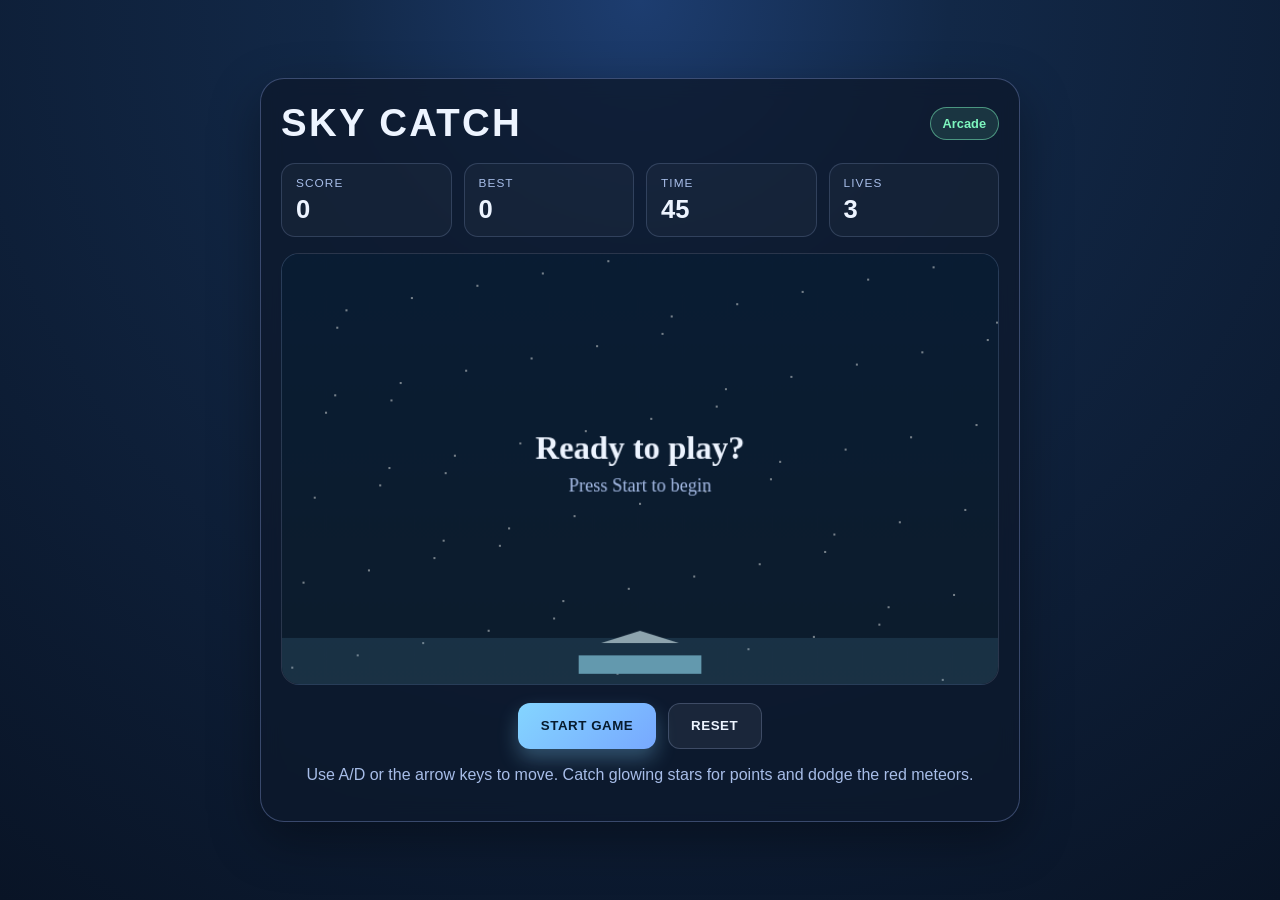
<file: gamesuite.html>
<!DOCTYPE html>
<html lang="en">
  <head>
    <meta charset="UTF-8" />
    <meta name="viewport" content="width=device-width, initial-scale=1.0" />
    <title>Sky Catch</title>
    <style>
      :root {
        --bg-1: #091426;
        --bg-2: #122847;
        --panel: rgba(13, 25, 44, 0.78);
        --panel-border: rgba(162, 186, 255, 0.3);
        --text: #edf4ff;
        --muted: #a7bde8;
        --accent: #84d5ff;
        --accent-2: #7ef7bf;
        --danger: #ff736c;
        --gold: #ffd166;
      }

      * { box-sizing: border-box; }

      html, body {
        margin: 0;
        min-height: 100%;
        font-family: "Segoe UI", Tahoma, Geneva, Verdana, sans-serif;
        background: radial-gradient(circle at top, #1d3d70 0%, var(--bg-2) 28%, var(--bg-1) 100%);
        color: var(--text);
      }

      body {
        display: grid;
        place-items: center;
        min-height: 100vh;
        padding: 24px;
      }

      .game-shell {
        width: min(92vw, 760px);
        background: var(--panel);
        border: 1px solid var(--panel-border);
        border-radius: 24px;
        box-shadow: 0 18px 50px rgba(0, 0, 0, 0.35);
        backdrop-filter: blur(10px);
        padding: 22px 20px 18px;
      }

      .topbar {
        display: flex;
        justify-content: space-between;
        align-items: center;
        gap: 16px;
        margin-bottom: 18px;
      }

      h1 {
        margin: 0;
        font-size: clamp(1.8rem, 3vw, 2.6rem);
        letter-spacing: 0.06em;
        text-transform: uppercase;
      }

      .badge {
        display: inline-flex;
        align-items: center;
        justify-content: center;
        border-radius: 999px;
        padding: 8px 12px;
        border: 1px solid rgba(126, 247, 191, 0.5);
        background: rgba(126, 247, 191, 0.12);
        color: var(--accent-2);
        font-weight: 700;
        font-size: 0.8rem;
      }

      .hud {
        display: grid;
        grid-template-columns: repeat(4, minmax(0, 1fr));
        gap: 12px;
        margin-bottom: 16px;
      }

      .stat {
        padding: 12px 14px;
        border-radius: 14px;
        background: rgba(255, 255, 255, 0.03);
        border: 1px solid rgba(167, 189, 232, 0.2);
      }

      .label {
        display: block;
        color: var(--muted);
        font-size: 0.74rem;
        text-transform: uppercase;
        letter-spacing: 0.09em;
        margin-bottom: 5px;
      }

      .value {
        font-size: clamp(1.3rem, 2vw, 2rem);
        font-weight: 800;
      }

      canvas {
        display: block;
        width: 100%;
        height: auto;
        background: linear-gradient(180deg, rgba(10, 30, 54, 0.8), rgba(12, 20, 34, 0.92));
        border: 1px solid rgba(167, 189, 232, 0.2);
        border-radius: 18px;
        box-shadow: inset 0 0 30px rgba(132, 213, 255, 0.08);
      }

      .controls {
        display: flex;
        flex-wrap: wrap;
        justify-content: center;
        gap: 12px;
        margin-top: 18px;
      }

      button {
        appearance: none;
        border: none;
        border-radius: 12px;
        padding: 0.9rem 1.4rem;
        font-weight: 800;
        letter-spacing: 0.04em;
        text-transform: uppercase;
        cursor: pointer;
        transition: transform 0.2s ease, box-shadow 0.2s ease;
      }

      button:hover {
        transform: translateY(-1px);
      }

      #startBtn {
        background: linear-gradient(135deg, var(--accent), #77a8ff);
        color: #071b2d;
        box-shadow: 0 10px 20px rgba(132, 213, 255, 0.3);
      }

      #resetBtn {
        background: rgba(255, 255, 255, 0.06);
        color: var(--text);
        border: 1px solid rgba(167, 189, 232, 0.25);
      }

      .help {
        text-align: center;
        color: var(--muted);
        margin-top: 14px;
        line-height: 1.5;
      }

      @media (max-width: 640px) {
        .game-shell {
          padding: 18px 14px 16px;
        }

        .hud {
          grid-template-columns: repeat(2, minmax(0, 1fr));
        }

        .topbar {
          flex-direction: column;
          align-items: flex-start;
        }
      }
    </style>
  </head>
  <body>
    <main class="game-shell">
      <div class="topbar">
        <h1>Sky Catch</h1>
        <span class="badge">Arcade</span>
      </div>

      <div class="hud" aria-live="polite">
        <div class="stat">
          <span class="label">Score</span>
          <span class="value" id="score">0</span>
        </div>
        <div class="stat">
          <span class="label">Best</span>
          <span class="value" id="best">0</span>
        </div>
        <div class="stat">
          <span class="label">Time</span>
          <span class="value" id="time">45</span>
        </div>
        <div class="stat">
          <span class="label">Lives</span>
          <span class="value" id="lives">3</span>
        </div>
      </div>

      <canvas id="gameCanvas" width="700" height="420" aria-label="Sky Catch game area"></canvas>

      <div class="controls">
        <button id="startBtn" type="button">Start Game</button>
        <button id="resetBtn" type="button">Reset</button>
      </div>

      <p class="help">Use A/D or the arrow keys to move. Catch glowing stars for points and dodge the red meteors.</p>
    </main>

    <script>
      const canvas = document.getElementById("gameCanvas");
      const ctx = canvas.getContext("2d");

      const scoreEl = document.getElementById("score");
      const bestEl = document.getElementById("best");
      const timeEl = document.getElementById("time");
      const livesEl = document.getElementById("lives");
      const startBtn = document.getElementById("startBtn");
      const resetBtn = document.getElementById("resetBtn");

      const player = {
        width: 120,
        height: 18,
        x: canvas.width / 2 - 60,
        y: canvas.height - 28,
        speed: 360,
        moveLeft: false,
        moveRight: false,
      };

      const state = {
        running: false,
        score: 0,
        best: Number(localStorage.getItem("sky-catch-best") || 0),
        timeLeft: 45,
        lives: 3,
        spawnTimer: 0,
        stars: [],
        meteors: [],
        lastTime: 0,
        flash: 0,
      };

      function updateHud() {
        scoreEl.textContent = String(state.score);
        bestEl.textContent = String(state.best);
        timeEl.textContent = String(Math.ceil(state.timeLeft));
        livesEl.textContent = String(state.lives);
      }

      function resetState() {
        state.running = false;
        state.score = 0;
        state.timeLeft = 45;
        state.lives = 3;
        state.spawnTimer = 0;
        state.stars = [];
        state.meteors = [];
        state.flash = 0;
        player.x = canvas.width / 2 - player.width / 2;
        updateHud();
      }

      function startGame() {
        resetState();
        state.running = true;
        startBtn.textContent = "Playing...";
        startBtn.disabled = true;
      }

      function endGame() {
        state.running = false;
        state.best = Math.max(state.best, state.score);
        localStorage.setItem("sky-catch-best", String(state.best));
        bestEl.textContent = String(state.best);
        startBtn.textContent = "Play Again";
        startBtn.disabled = false;
      }

      function spawnObject() {
        const isMeteor = Math.random() < 0.32;
        const radius = isMeteor ? 12 + Math.random() * 14 : 10 + Math.random() * 12;
        const x = 18 + Math.random() * (canvas.width - 36);
        const y = -radius - 10;
        const speed = isMeteor ? 170 + Math.random() * 120 : 150 + Math.random() * 90;

        const item = {
          x,
          y,
          radius,
          speed,
          drift: (Math.random() - 0.5) * 125,
          isMeteor,
        };

        if (isMeteor) {
          state.meteors.push(item);
        } else {
          state.stars.push(item);
        }
      }

      function handleInput(deltaTime) {
        if (!state.running) return;

        const moveX = (player.moveRight ? 1 : 0) - (player.moveLeft ? 1 : 0);
        player.x += moveX * player.speed * deltaTime;
        player.x = Math.max(0, Math.min(canvas.width - player.width, player.x));
      }

      function checkCollisions() {
        for (const star of state.stars) {
          const hitX = star.x >= player.x && star.x <= player.x + player.width;
          const hitY = star.y + star.radius >= player.y && star.y - star.radius <= player.y + player.height;

          if (hitX && hitY) {
            state.score += 10;
            star.hit = true;
            state.flash = 0.18;
          }
        }

        for (const meteor of state.meteors) {
          const hitX = meteor.x >= player.x && meteor.x <= player.x + player.width;
          const hitY = meteor.y + meteor.radius >= player.y && meteor.y - meteor.radius <= player.y + player.height;

          if (hitX && hitY) {
            meteor.hit = true;
            state.lives -= 1;
            state.flash = 0.28;
            if (state.lives <= 0) {
              endGame();
              return;
            }
          }
        }

        state.stars = state.stars.filter((star) => !star.hit && star.y < canvas.height + star.radius + 20);
        state.meteors = state.meteors.filter((meteor) => !meteor.hit && meteor.y < canvas.height + meteor.radius + 20);
      }

      function updateObjects(deltaTime) {
        state.stars.forEach((star) => {
          star.y += star.speed * deltaTime;
          star.x += star.drift * deltaTime;
        });

        state.meteors.forEach((meteor) => {
          meteor.y += meteor.speed * deltaTime;
          meteor.x += meteor.drift * deltaTime;
        });

        state.stars = state.stars.filter((star) => star.y < canvas.height + 24);
        state.meteors = state.meteors.filter((meteor) => meteor.y < canvas.height + 40);

        if (state.running) {
          state.spawnTimer -= deltaTime;
          if (state.spawnTimer <= 0) {
            spawnObject();
            state.spawnTimer = Math.max(0.35, 1.1 - state.score / 280);
          }
        }
      }

      function update(deltaTime) {
        if (!state.running) return;

        state.timeLeft -= deltaTime;
        if (state.timeLeft <= 0) {
          state.timeLeft = 0;
          endGame();
          return;
        }

        handleInput(deltaTime);
        updateObjects(deltaTime);
        checkCollisions();
        state.flash = Math.max(0, state.flash - deltaTime);
        updateHud();
      }

      function drawBackground() {
        ctx.clearRect(0, 0, canvas.width, canvas.height);

        const sky = ctx.createLinearGradient(0, 0, 0, canvas.height);
        sky.addColorStop(0, "#0a1d38");
        sky.addColorStop(1, "#101d2e");
        ctx.fillStyle = sky;
        ctx.fillRect(0, 0, canvas.width, canvas.height);

        for (let i = 0; i < 70; i += 1) {
          const x = (i * 53) % canvas.width;
          const y = (i * 71) % canvas.height;
          ctx.fillStyle = "rgba(255,255,255,0.7)";
          ctx.fillRect(x, y, 2, 2);
        }

        ctx.fillStyle = "rgba(132, 213, 255, 0.18)";
        ctx.fillRect(0, canvas.height - 45, canvas.width, 45);
      }

      function drawPlayer() {
        ctx.fillStyle = "#9ae6ff";
        ctx.fillRect(player.x, player.y, player.width, player.height);

        ctx.fillStyle = "#dff8ff";
        ctx.beginPath();
        ctx.moveTo(player.x + 22, player.y - 12);
        ctx.lineTo(player.x + player.width / 2, player.y - 24);
        ctx.lineTo(player.x + player.width - 22, player.y - 12);
        ctx.fill();
      }

      function drawStars() {
        state.stars.forEach((star) => {
          ctx.beginPath();
          ctx.fillStyle = "#7ef7bf";
          ctx.arc(star.x, star.y, star.radius, 0, Math.PI * 2);
          ctx.fill();

          ctx.beginPath();
          ctx.fillStyle = "rgba(151, 255, 220, 0.7)";
          ctx.arc(star.x - star.radius * 0.2, star.y - star.radius * 0.2, star.radius * 0.35, 0, Math.PI * 2);
          ctx.fill();
        });

        state.meteors.forEach((meteor) => {
          ctx.beginPath();
          ctx.fillStyle = "#ff736c";
          ctx.moveTo(meteor.x, meteor.y - meteor.radius);
          ctx.lineTo(meteor.x + meteor.radius * 0.8, meteor.y);
          ctx.lineTo(meteor.x, meteor.y + meteor.radius);
          ctx.lineTo(meteor.x - meteor.radius * 0.8, meteor.y);
          ctx.closePath();
          ctx.fill();

          ctx.beginPath();
          ctx.fillStyle = "rgba(255,160,160,0.7)";
          ctx.arc(meteor.x - meteor.radius * 0.2, meteor.y - meteor.radius * 0.2, meteor.radius * 0.3, 0, Math.PI * 2);
          ctx.fill();
        });
      }

      function drawOverlay() {
        if (!state.running && state.score === 0 && state.lives === 3) {
          ctx.fillStyle = "rgba(10, 28, 44, 0.38)";
          ctx.fillRect(0, 0, canvas.width, canvas.height);
          ctx.fillStyle = "#edf4ff";
          ctx.textAlign = "center";
          ctx.font = "700 32px Segoe UI";
          ctx.fillText("Ready to play?", canvas.width / 2, canvas.height / 2 - 10);
          ctx.font = "500 18px Segoe UI";
          ctx.fillStyle = "#a7bde8";
          ctx.fillText("Press Start to begin", canvas.width / 2, canvas.height / 2 + 22);
        }

        if (!state.running && state.score > 0) {
          ctx.fillStyle = "rgba(10, 28, 44, 0.38)";
          ctx.fillRect(0, 0, canvas.width, canvas.height);
          ctx.fillStyle = "#edf4ff";
          ctx.textAlign = "center";
          ctx.font = "700 34px Segoe UI";
          ctx.fillText("Game Over", canvas.width / 2, canvas.height / 2 - 18);
          ctx.font = "500 18px Segoe UI";
          ctx.fillStyle = "#a7bde8";
          ctx.fillText(`Final score: ${state.score}`, canvas.width / 2, canvas.height / 2 + 14);
        }

        if (state.flash > 0) {
          ctx.fillStyle = `rgba(255, 115, 108, ${state.flash * 1.2})`;
          ctx.fillRect(0, 0, canvas.width, canvas.height);
        }
      }

      function animate(timestamp) {
        const deltaTime = Math.min((timestamp - (state.lastTime || timestamp)) / 1000, 0.032);
        state.lastTime = timestamp;

        update(deltaTime);
        drawBackground();
        drawPlayer();
        drawStars();
        drawOverlay();

        requestAnimationFrame(animate);
      }

      window.addEventListener("keydown", (event) => {
        if (event.key === "ArrowLeft" || event.key.toLowerCase() === "a") {
          player.moveLeft = true;
        }

        if (event.key === "ArrowRight" || event.key.toLowerCase() === "d") {
          player.moveRight = true;
        }
      });

      window.addEventListener("keyup", (event) => {
        if (event.key === "ArrowLeft" || event.key.toLowerCase() === "a") {
          player.moveLeft = false;
        }

        if (event.key === "ArrowRight" || event.key.toLowerCase() === "d") {
          player.moveRight = false;
        }
      });

      canvas.addEventListener("pointermove", (event) => {
        const rect = canvas.getBoundingClientRect();
        const x = ((event.clientX - rect.left) / rect.width) * canvas.width;
        player.x = x - player.width / 2;
        player.x = Math.max(0, Math.min(canvas.width - player.width, player.x));
      });

      startBtn.addEventListener("click", startGame);
      resetBtn.addEventListener("click", () => {
        resetState();
        startBtn.textContent = "Start Game";
        startBtn.disabled = false;
      });

      resetState();
      updateHud();
      requestAnimationFrame(animate);
    </script>
  </body>
</html>
</file>
